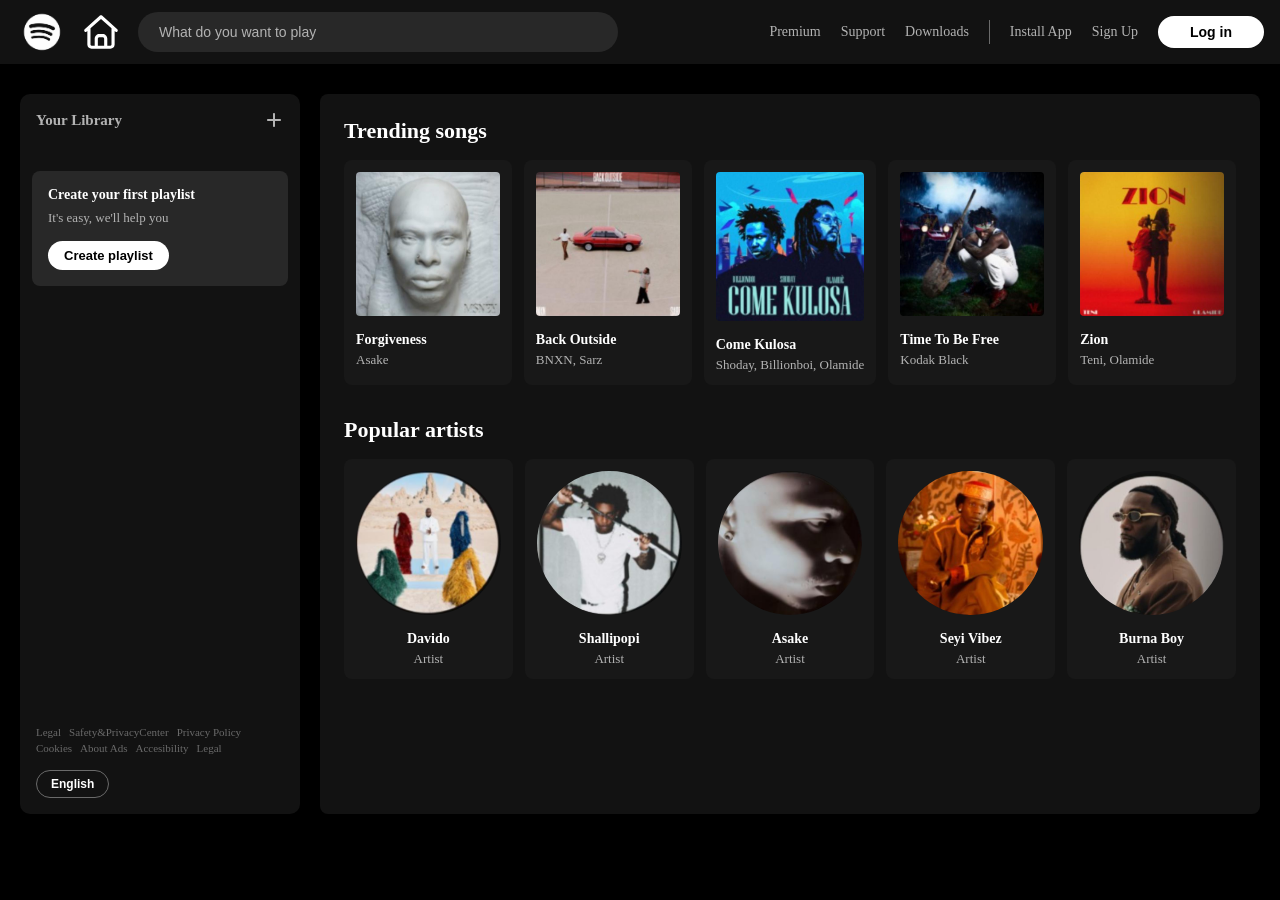
<file: index.html>
<!DOCTYPE html>
<html lang="en">
<head>
    <meta charset="UTF-8">
    <meta name="viewport" content="width=device-width, initial-scale=1.0">
    <title>Document</title>
    <link rel="stylesheet" href="style.css">
</head>
<body>
    <nav>
        <div class="nav-left">
            <img src="logo.png" alt="logo">
            <svg xmlns="http://www.w3.org/2000/svg" viewBox="0 0 640 640"><path d="M304 70.1C313.1 61.9 326.9 61.9 336 70.1L568 278.1C577.9 286.9 578.7 302.1 569.8 312C560.9 321.9 545.8 322.7 535.9 313.8L527.9 306.6L527.9 511.9C527.9 547.2 499.2 575.9 463.9 575.9L175.9 575.9C140.6 575.9 111.9 547.2 111.9 511.9L111.9 306.6L103.9 313.8C94 322.6 78.9 321.8 70 312C61.1 302.2 62 287 71.8 278.1L304 70.1zM320 120.2L160 263.7L160 512C160 520.8 167.2 528 176 528L224 528L224 424C224 384.2 256.2 352 296 352L344 352C383.8 352 416 384.2 416 424L416 528L464 528C472.8 528 480 520.8 480 512L480 263.7L320 120.3zM272 528L368 528L368 424C368 410.7 357.3 400 344 400L296 400C282.7 400 272 410.7 272 424L272 528z"/></svg>
        </div>
        <div class="nav-center">
            <input type="text" placeholder="What do you want to play">
        </div>
        <div class="nav-right">
            <a href="#">Premium</a>
            <a href="#">Support</a>
            <a href="#">Downloads</a>
            <div class="vertical-line"></div>
            <a href="">Install App</a>
            <a href="">Sign Up</a>
            <button>Log in</button>
        </div>
    </nav>
    
    <div class="page-body">
       <div class="sidebar">
            <div class="sidebar-top">
                <h1>Your Library</h1>
                <svg xmlns="http://www.w3.org/2000/svg" viewBox="0 0 640 640"><path d="M352 128C352 110.3 337.7 96 320 96C302.3 96 288 110.3 288 128L288 288L128 288C110.3 288 96 302.3 96 320C96 337.7 110.3 352 128 352L288 352L288 512C288 529.7 302.3 544 320 544C337.7 544 352 529.7 352 512L352 352L512 352C529.7 352 544 337.7 544 320C544 302.3 529.7 288 512 288L352 288L352 128z"/></svg>
            </div>

            <div class="sidebar-center">
                <h2>Create your first playlist</h2>
                <p>It's easy, we'll help you</p>
                <button>Create playlist</button>
            </div>

            <div class="sidebar-footerlinks">
                <a href="#">Legal</a>
                <a href="#">Safety&PrivacyCenter</a>
                <a href="#">Privacy Policy</a>
                <a href="#">Cookies</a>
                <a href="#">About Ads</a>
                <a href="#">Accesibility</a>
                <a href="#">Legal</a>
            </div>

            <div class="sidebar-bottom">
                <button>English</button>
            </div>
       </div>
       <section class="maincontent">
            <div class="maincontent1">
               <h1>Trending songs</h1>
               <div class="cards">
                  <div class="card">
                     <img src="Forgiveness.png" alt="Forgiveness">
                     <div class="card-body"><h4>Forgiveness</h4><p>Asake</p></div>
                  </div>
                  <div class="card">
                        <img src="BackOutside.jpeg" alt="BackOutside">
                        <div class="card-body"><h4>Back Outside</h4><p>BNXN, Sarz</p></div>
                  </div>
                  <div class="card">
                        <img src="Kulosa.png" alt="Kulosa">
                        <div class="card-body"><h4>Come Kulosa</h4><p>Shoday, Billionboi, Olamide</p></div>
                  </div>
                  <div class="card">
                        <img src="ToBeFree.png" alt="ToBeFree">
                        <div class="card-body"><h4>Time To Be Free</h4><p>Kodak Black</p></div>
                  </div>
                  <div class="card">
                        <img src="Zion.png" alt="Zion">
                        <div class="card-body"><h4>Zion</h4><p>Teni, Olamide</p></div>
                  </div>
               </div>
            </div>
            <div class="maincontent2">
                <h1>Popular artists</h1>
                <div class="artists">
                    <div class="artist">
                        <img src="Davido.png" alt="Davido">
                        <div class="card-body"><h4>Davido</h4><p>Artist</p></div>
                    </div>
                    <div class="artist">
                        <img src="Shalli.png" alt="Shalli">
                        <div class="card-body"><h4>Shallipopi</h4><p>Artist</p></div>
                    </div>
                    <div class="artist">
                        <img src="Asake.png" alt="Asake">
                        <div class="card-body"><h4>Asake</h4><p>Artist</p></div>
                    </div>
                    <div class="artist">
                        <img src="Seyi.png" alt="Seyi">
                        <div class="card-body"><h4>Seyi Vibez</h4><p>Artist</p></div>
                    </div>
                    <div class="artist">
                        <img src="Burna.png" alt="Burna">
                        <div class="card-body"><h4>Burna Boy</h4><p>Artist</p></div>
                    </div>
                </div>
            </div>
       </section>
    </div>
</body>
</html>
</file>
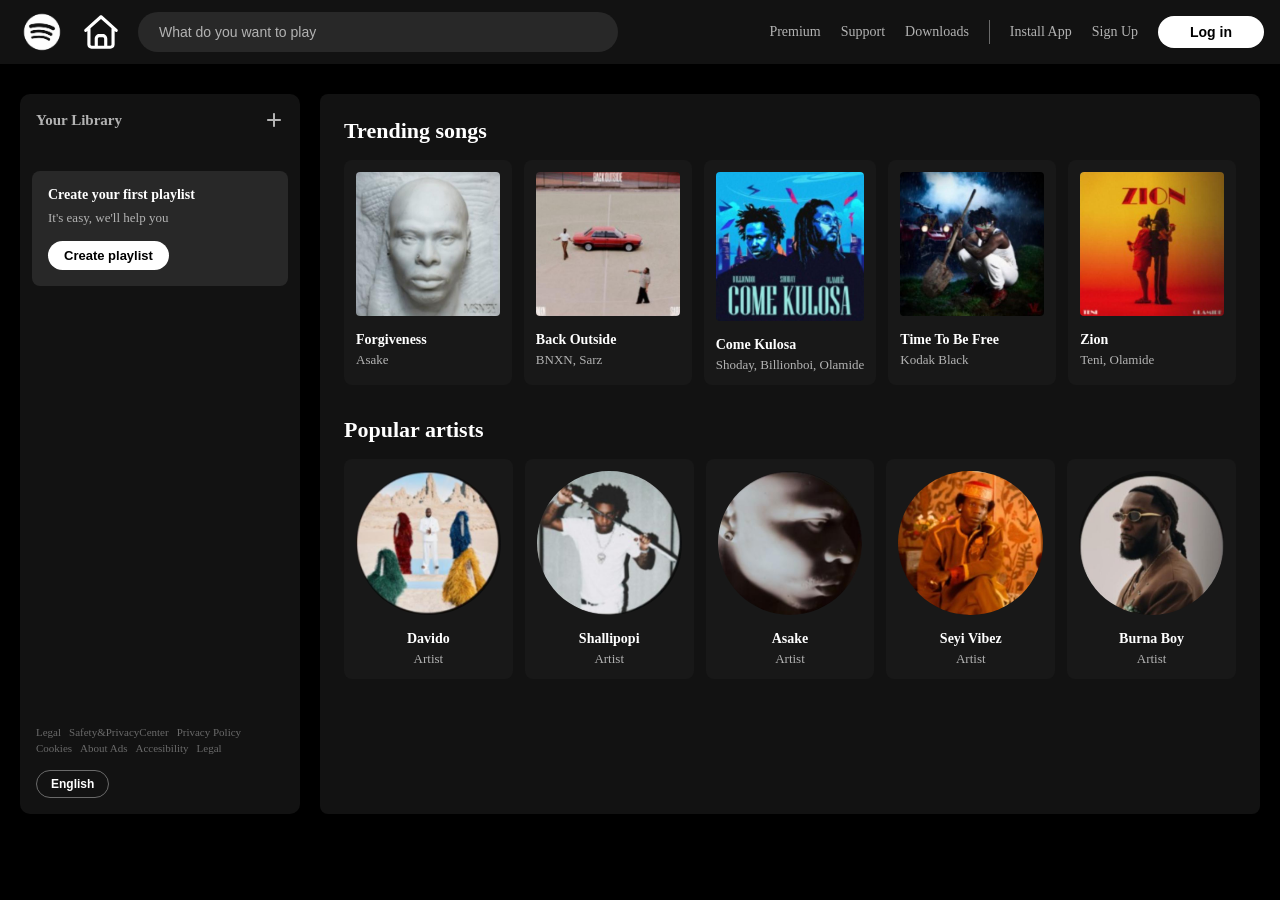
<file: spotify.html>
<!DOCTYPE html>
<html lang="en">
<head>
    <meta charset="UTF-8">
    <meta name="viewport" content="width=device-width, initial-scale=1.0">
    <title>Document</title>
    <link rel="stylesheet" href="spotify.css">
</head>
<body>
    <nav>
        <div class="nav-left">
            <img src="logo.png" alt="logo">
            <svg xmlns="http://www.w3.org/2000/svg" viewBox="0 0 640 640"><path d="M304 70.1C313.1 61.9 326.9 61.9 336 70.1L568 278.1C577.9 286.9 578.7 302.1 569.8 312C560.9 321.9 545.8 322.7 535.9 313.8L527.9 306.6L527.9 511.9C527.9 547.2 499.2 575.9 463.9 575.9L175.9 575.9C140.6 575.9 111.9 547.2 111.9 511.9L111.9 306.6L103.9 313.8C94 322.6 78.9 321.8 70 312C61.1 302.2 62 287 71.8 278.1L304 70.1zM320 120.2L160 263.7L160 512C160 520.8 167.2 528 176 528L224 528L224 424C224 384.2 256.2 352 296 352L344 352C383.8 352 416 384.2 416 424L416 528L464 528C472.8 528 480 520.8 480 512L480 263.7L320 120.3zM272 528L368 528L368 424C368 410.7 357.3 400 344 400L296 400C282.7 400 272 410.7 272 424L272 528z"/></svg>
        </div>
        <div class="nav-center">
            <input type="text" placeholder="What do you want to play">
        </div>
        <div class="nav-right">
            <a href="#">Premium</a>
            <a href="#">Support</a>
            <a href="#">Downloads</a>
            <div class="vertical-line"></div>
            <a href="">Install App</a>
            <a href="">Sign Up</a>
            <button>Log in</button>
        </div>
    </nav>
    
    <div class="page-body">
       <div class="sidebar">
            <div class="sidebar-top">
                <h1>Your Library</h1>
                <svg xmlns="http://www.w3.org/2000/svg" viewBox="0 0 640 640"><path d="M352 128C352 110.3 337.7 96 320 96C302.3 96 288 110.3 288 128L288 288L128 288C110.3 288 96 302.3 96 320C96 337.7 110.3 352 128 352L288 352L288 512C288 529.7 302.3 544 320 544C337.7 544 352 529.7 352 512L352 352L512 352C529.7 352 544 337.7 544 320C544 302.3 529.7 288 512 288L352 288L352 128z"/></svg>
            </div>

            <div class="sidebar-center">
                <h2>Create your first playlist</h2>
                <p>It's easy, we'll help you</p>
                <button>Create playlist</button>
            </div>

            <div class="sidebar-footerlinks">
                <a href="#">Legal</a>
                <a href="#">Safety&PrivacyCenter</a>
                <a href="#">Privacy Policy</a>
                <a href="#">Cookies</a>
                <a href="#">About Ads</a>
                <a href="#">Accesibility</a>
                <a href="#">Legal</a>
            </div>

            <div class="sidebar-bottom">
                <button>English</button>
            </div>
       </div>
       <section class="maincontent">
            <div class="maincontent1">
               <h1>Trending songs</h1>
               <div class="cards">
                  <div class="card">
                     <img src="Forgiveness.png" alt="Forgiveness">
                     <div class="card-body"><h4>Forgiveness</h4><p>Asake</p></div>
                  </div>
                  <div class="card">
                        <img src="BackOutside.jpeg" alt="BackOutside">
                        <div class="card-body"><h4>Back Outside</h4><p>BNXN, Sarz</p></div>
                  </div>
                  <div class="card">
                        <img src="Kulosa.png" alt="Kulosa">
                        <div class="card-body"><h4>Come Kulosa</h4><p>Shoday, Billionboi, Olamide</p></div>
                  </div>
                  <div class="card">
                        <img src="ToBeFree.png" alt="ToBeFree">
                        <div class="card-body"><h4>Time To Be Free</h4><p>Kodak Black</p></div>
                  </div>
                  <div class="card">
                        <img src="Zion.png" alt="Zion">
                        <div class="card-body"><h4>Zion</h4><p>Teni, Olamide</p></div>
                  </div>
               </div>
            </div>
            <div class="maincontent2">
                <h1>Popular artists</h1>
                <div class="artists">
                    <div class="artist">
                        <img src="Davido.png" alt="Davido">
                        <div class="card-body"><h4>Davido</h4><p>Artist</p></div>
                    </div>
                    <div class="artist">
                        <img src="Shalli.png" alt="Shalli">
                        <div class="card-body"><h4>Shallipopi</h4><p>Artist</p></div>
                    </div>
                    <div class="artist">
                        <img src="Asake.png" alt="Asake">
                        <div class="card-body"><h4>Asake</h4><p>Artist</p></div>
                    </div>
                    <div class="artist">
                        <img src="Seyi.png" alt="Seyi">
                        <div class="card-body"><h4>Seyi Vibez</h4><p>Artist</p></div>
                    </div>
                    <div class="artist">
                        <img src="Burna.png" alt="Burna">
                        <div class="card-body"><h4>Burna Boy</h4><p>Artist</p></div>
                    </div>
                </div>
            </div>
       </section>
    </div>
</body>
</html>
</file>
<file: style.css>
*{
    margin: 0;
    padding: 0;
    box-sizing: border-box;
}
body{
    background: black;
    color: white;
}

.vertical-line {
  width: 1px;
  height: 24px;
  background: #6a6a6a;
}

nav {
  display: flex;
  align-items: center;
  gap: 16px;
  background: #121212;
  padding: 0 16px;
  height: 64px;
}

.nav-left {
  display: flex;
  align-items: center;
  gap: 12px;
  flex-shrink: 0; 
}

.nav-left img {
  width: 52px;
  height: 52px;
}

.nav-left svg {
  width: 42px;
  height: 42px;
  background-color: transparent ; /* remove the white bg you have */
  fill: white;
  cursor: pointer;
}

.nav-center {
  flex: 1;           /* takes up all remaining space */
  max-width: 480px;
}

.nav-center input {
  width: 100%;
  height: 40px;
  background: #282828;
  border: 1px solid transparent;
  border-radius: 9999px;  /* full pill shape */
  padding: 0 20px;
  color: white;
  font-size: 14px;
}


.nav-center input::placeholder {
  color: #b3b3b3;
}

.nav-center input:hover {
  border-color: white;
}

.nav-right {
  display: flex;
  align-items: center;
  gap: 20px;
  margin-left: auto; /* pushes this whole group to the far right */
  flex-shrink: 0;
}

.nav-right a {
  color: #b3b3b3;
  text-decoration: none;
  font-size: 14px;
  font-weight: 500;
  white-space: nowrap;
}

.nav-right a:hover {
  color: white;
}

.nav-right button {
  background: white;
  color: black;
  border: none;
  border-radius: 9999px;
  padding: 8px 32px;
  font-size: 14px;
  font-weight: 700;
  cursor: pointer;
  white-space: nowrap;
}

.sidebar {
  display: flex;
  flex-direction: column;
  gap: 16px;
  background: #121212;
  border-radius: 10px;
  padding: 16px 12px;
  overflow: hidden;
  width: 280px;
  height: 80vh;
  margin-top: 30px;
  margin-left: 20px;
}

.sidebar-top {
  display: flex;
  align-items: center;
  justify-content: space-between;
  padding: 0 4px;
}

.sidebar-top h1 {
  font-size: 15px;
  font-weight: 700;
  color: #b3b3b3;
}

.sidebar-top svg {
  width: 20px;
  height: 20px;
  fill: #b3b3b3;
  cursor: pointer;
  flex-shrink: 0;
}

.sidebar-top svg:hover {
  fill: white;
}

.sidebar-center {
  background: #282828;
  border-radius: 8px;
  padding: 16px;
  margin-top: 25px;
}

.sidebar-center h2 {
  font-size: 14px;
  font-weight: 700;
  color: white;
  margin-bottom: 6px;
}

.sidebar-center p {
  font-size: 13px;
  color: #b3b3b3;
  margin-bottom: 14px;
  line-height: 1.4;
}

.sidebar-center button {
  background: white;
  color: black;
  border: none;
  border-radius: 9999px;
  padding: 7px 16px;
  font-size: 13px;
  font-weight: 700;
  cursor: pointer;
}

.sidebar-footerlinks {
  display: flex;
  flex-wrap: wrap;  /* wraps onto next line when no space */
  gap: 4px 8px;
  padding: 0 4px;
  margin-top: auto; /* pushes footer + bottom to the very bottom */
}

.sidebar-footerlinks a {
  color: #6a6a6a;
  text-decoration: none;
  font-size: 11px;
}

.sidebar-bottom {
  padding: 0 4px;
}

.sidebar-bottom button {
  background: transparent;
  color: white;
  border: 1px solid #6a6a6a;
  border-radius: 9999px;
  padding: 6px 14px;
  font-size: 12px;
  font-weight: 600;
  cursor: pointer;
  display: flex;
  align-items: center;
  gap: 6px;
}

.sidebar-bottom button:hover {
  border-color: white;
  transform: scale(1.03);
  transition: all 0.15s;
}

.page-body {
  display: flex;
}

.maincontent {
  display: flex;
  flex-direction: column;
  gap: 32px;
  background: #121212;
  border-radius: 8px;
  padding: 24px;
  overflow-y: auto;
  scrollbar-width: none;   
  height: 80vh;
  margin-top: 30px;
  margin-left: 20px;
  margin-right: 20px;
  flex: 1;
}

.maincontent::-webkit-scrollbar {
  display: none;                   /* Chrome, Safari */
}

.maincontent1,
.maincontent2 {
  display: flex;
  flex-direction: column;
  gap: 16px;
}

.maincontent1 h1,
.maincontent2 h1 {
  font-size: 22px;
  font-weight: 700;
  color: white;
}

.cards {
  display: flex;
  gap: 12px;
  overflow: hidden;        /* removes scrollbar completely */
}

.card {
  background: #181818;
  border-radius: 8px;
  padding: 12px;
  flex: 1;                 /* each card grows equally to fill the row */
  cursor: pointer;
  transition: background 0.2s;
}

.card:hover {
  background: #282828;
}

.card img {
  width: 100%;             /* image fills the card width */
  aspect-ratio: 1 / 1;    /* keeps it square */
  object-fit: cover;
  border-radius: 4px;
  margin-bottom: 12px;
}

.artists {
  display: flex;
  gap: 12px;
  overflow: hidden;        /* removes scrollbar completely */
}

.artist {
  background: #181818;
  border-radius: 8px;
  padding: 12px;
  flex: 1;                 /* each artist card grows equally to fill the row */
  cursor: pointer;
  text-align: center;
  transition: background 0.2s;
}

.artist:hover {
  background: #282828;
}

.artist img {
  width: 100%;             /* fills the card then gets clipped to circle */
  aspect-ratio: 1 / 1;
  object-fit: cover;
  border-radius: 50%;
  margin-bottom: 12px;
}

.card-body h4 {
  font-size: 14px;
  font-weight: 700;
  color: white;
  margin-bottom: 4px;
  white-space: nowrap;
  overflow: hidden;
  text-overflow: ellipsis;
}

.card-body p {
  font-size: 13px;
  color: #b3b3b3;
  white-space: nowrap;
  overflow: hidden;
  text-overflow: ellipsis;
}
</file>
<file: spotify.css>
*{
    margin: 0;
    padding: 0;
    box-sizing: border-box;
}
body{
    background: black;
    color: white;
}

.vertical-line {
  width: 1px;
  height: 24px;
  background: #6a6a6a;
}

nav {
  display: flex;
  align-items: center;
  gap: 16px;
  background: #121212;
  padding: 0 16px;
  height: 64px;
}

.nav-left {
  display: flex;
  align-items: center;
  gap: 12px;
  flex-shrink: 0; 
}

.nav-left img {
  width: 52px;
  height: 52px;
}

.nav-left svg {
  width: 42px;
  height: 42px;
  background-color: transparent ; /* remove the white bg you have */
  fill: white;
  cursor: pointer;
}

.nav-center {
  flex: 1;           /* takes up all remaining space */
  max-width: 480px;
}

.nav-center input {
  width: 100%;
  height: 40px;
  background: #282828;
  border: 1px solid transparent;
  border-radius: 9999px;  /* full pill shape */
  padding: 0 20px;
  color: white;
  font-size: 14px;
}


.nav-center input::placeholder {
  color: #b3b3b3;
}

.nav-center input:hover {
  border-color: white;
}

.nav-right {
  display: flex;
  align-items: center;
  gap: 20px;
  margin-left: auto; /* pushes this whole group to the far right */
  flex-shrink: 0;
}

.nav-right a {
  color: #b3b3b3;
  text-decoration: none;
  font-size: 14px;
  font-weight: 500;
  white-space: nowrap;
}

.nav-right a:hover {
  color: white;
}

.nav-right button {
  background: white;
  color: black;
  border: none;
  border-radius: 9999px;
  padding: 8px 32px;
  font-size: 14px;
  font-weight: 700;
  cursor: pointer;
  white-space: nowrap;
}

.sidebar {
  display: flex;
  flex-direction: column;
  gap: 16px;
  background: #121212;
  border-radius: 10px;
  padding: 16px 12px;
  overflow: hidden;
  width: 280px;
  height: 80vh;
  margin-top: 30px;
  margin-left: 20px;
}

.sidebar-top {
  display: flex;
  align-items: center;
  justify-content: space-between;
  padding: 0 4px;
}

.sidebar-top h1 {
  font-size: 15px;
  font-weight: 700;
  color: #b3b3b3;
}

.sidebar-top svg {
  width: 20px;
  height: 20px;
  fill: #b3b3b3;
  cursor: pointer;
  flex-shrink: 0;
}

.sidebar-top svg:hover {
  fill: white;
}

.sidebar-center {
  background: #282828;
  border-radius: 8px;
  padding: 16px;
  margin-top: 25px;
}

.sidebar-center h2 {
  font-size: 14px;
  font-weight: 700;
  color: white;
  margin-bottom: 6px;
}

.sidebar-center p {
  font-size: 13px;
  color: #b3b3b3;
  margin-bottom: 14px;
  line-height: 1.4;
}

.sidebar-center button {
  background: white;
  color: black;
  border: none;
  border-radius: 9999px;
  padding: 7px 16px;
  font-size: 13px;
  font-weight: 700;
  cursor: pointer;
}

.sidebar-footerlinks {
  display: flex;
  flex-wrap: wrap;  /* wraps onto next line when no space */
  gap: 4px 8px;
  padding: 0 4px;
  margin-top: auto; /* pushes footer + bottom to the very bottom */
}

.sidebar-footerlinks a {
  color: #6a6a6a;
  text-decoration: none;
  font-size: 11px;
}

.sidebar-bottom {
  padding: 0 4px;
}

.sidebar-bottom button {
  background: transparent;
  color: white;
  border: 1px solid #6a6a6a;
  border-radius: 9999px;
  padding: 6px 14px;
  font-size: 12px;
  font-weight: 600;
  cursor: pointer;
  display: flex;
  align-items: center;
  gap: 6px;
}

.sidebar-bottom button:hover {
  border-color: white;
  transform: scale(1.03);
  transition: all 0.15s;
}

.page-body {
  display: flex;
}

.maincontent {
  display: flex;
  flex-direction: column;
  gap: 32px;
  background: #121212;
  border-radius: 8px;
  padding: 24px;
  overflow-y: auto;
  scrollbar-width: none;   
  height: 80vh;
  margin-top: 30px;
  margin-left: 20px;
  margin-right: 20px;
  flex: 1;
}

.maincontent::-webkit-scrollbar {
  display: none;                   /* Chrome, Safari */
}

.maincontent1,
.maincontent2 {
  display: flex;
  flex-direction: column;
  gap: 16px;
}

.maincontent1 h1,
.maincontent2 h1 {
  font-size: 22px;
  font-weight: 700;
  color: white;
}

.cards {
  display: flex;
  gap: 12px;
  overflow: hidden;        /* removes scrollbar completely */
}

.card {
  background: #181818;
  border-radius: 8px;
  padding: 12px;
  flex: 1;                 /* each card grows equally to fill the row */
  cursor: pointer;
  transition: background 0.2s;
}

.card:hover {
  background: #282828;
}

.card img {
  width: 100%;             /* image fills the card width */
  aspect-ratio: 1 / 1;    /* keeps it square */
  object-fit: cover;
  border-radius: 4px;
  margin-bottom: 12px;
}

.artists {
  display: flex;
  gap: 12px;
  overflow: hidden;        /* removes scrollbar completely */
}

.artist {
  background: #181818;
  border-radius: 8px;
  padding: 12px;
  flex: 1;                 /* each artist card grows equally to fill the row */
  cursor: pointer;
  text-align: center;
  transition: background 0.2s;
}

.artist:hover {
  background: #282828;
}

.artist img {
  width: 100%;             /* fills the card then gets clipped to circle */
  aspect-ratio: 1 / 1;
  object-fit: cover;
  border-radius: 50%;
  margin-bottom: 12px;
}

.card-body h4 {
  font-size: 14px;
  font-weight: 700;
  color: white;
  margin-bottom: 4px;
  white-space: nowrap;
  overflow: hidden;
  text-overflow: ellipsis;
}

.card-body p {
  font-size: 13px;
  color: #b3b3b3;
  white-space: nowrap;
  overflow: hidden;
  text-overflow: ellipsis;
}
</file>
